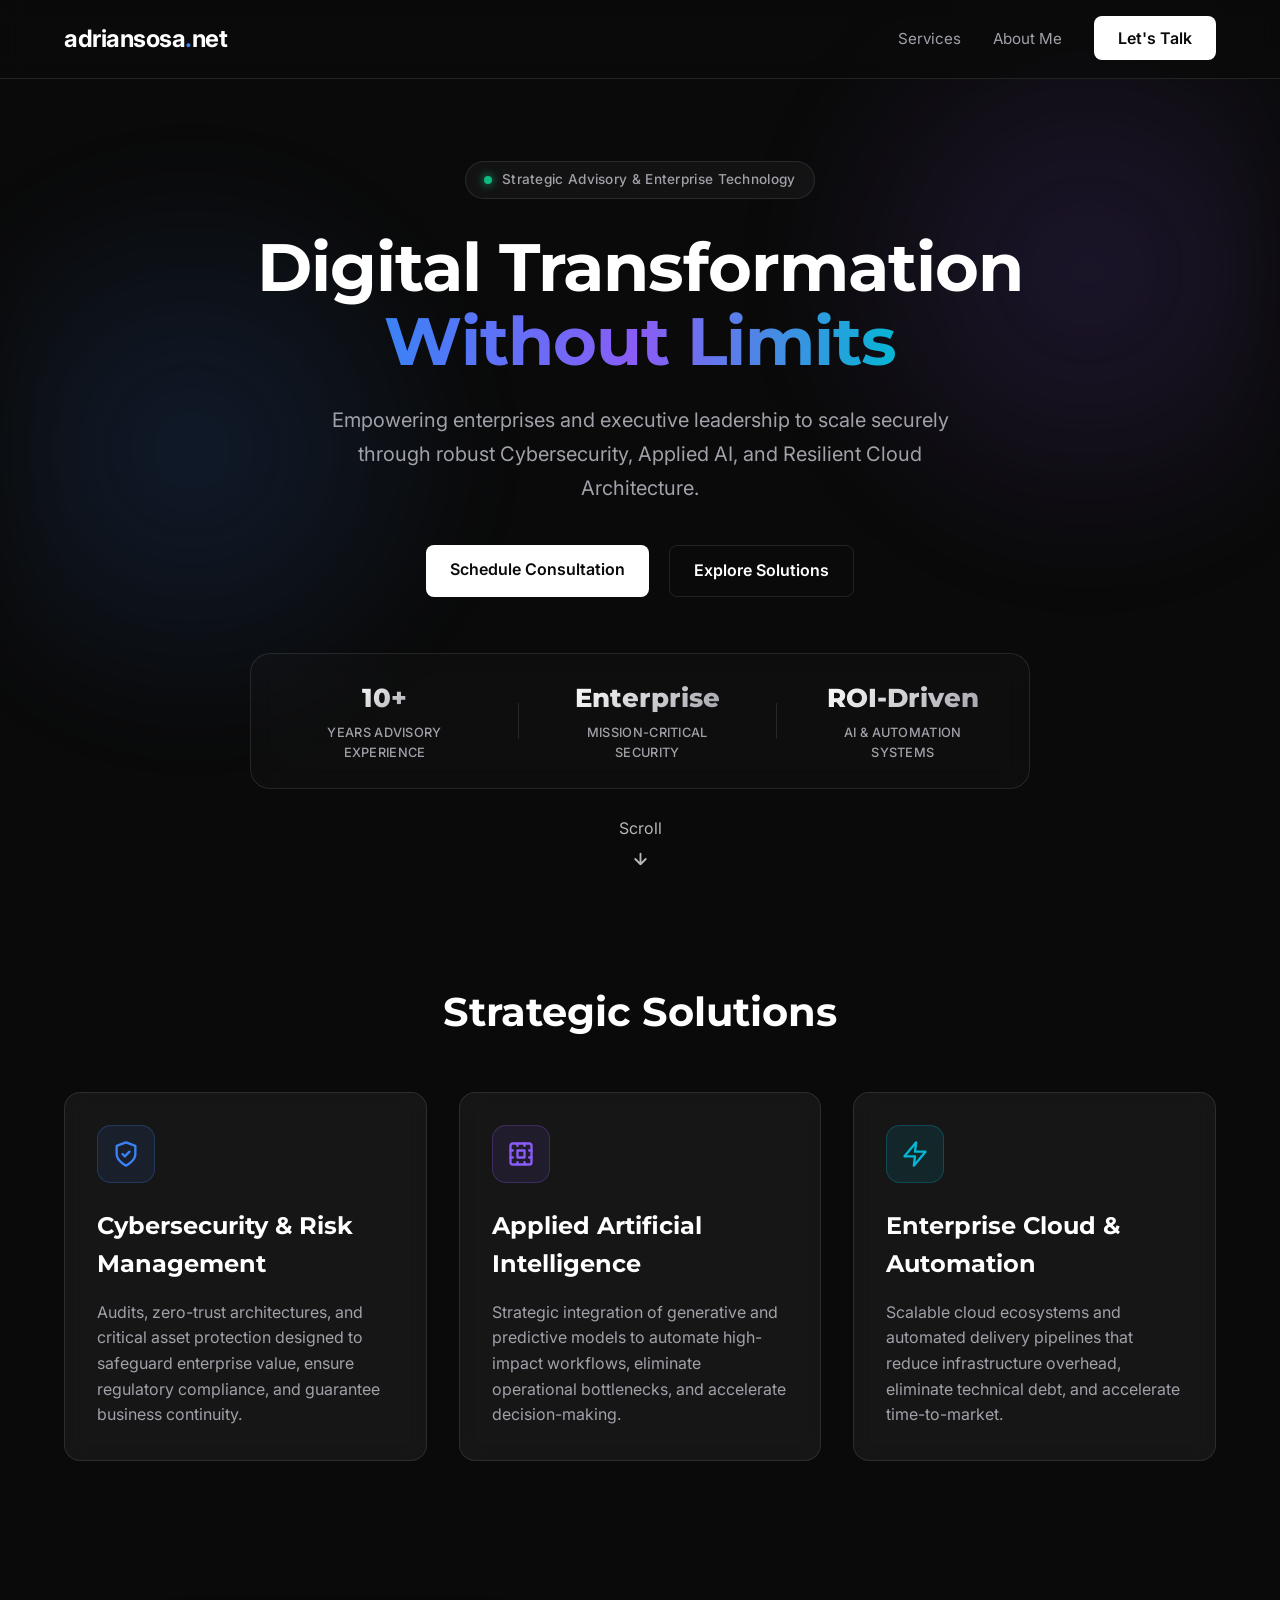
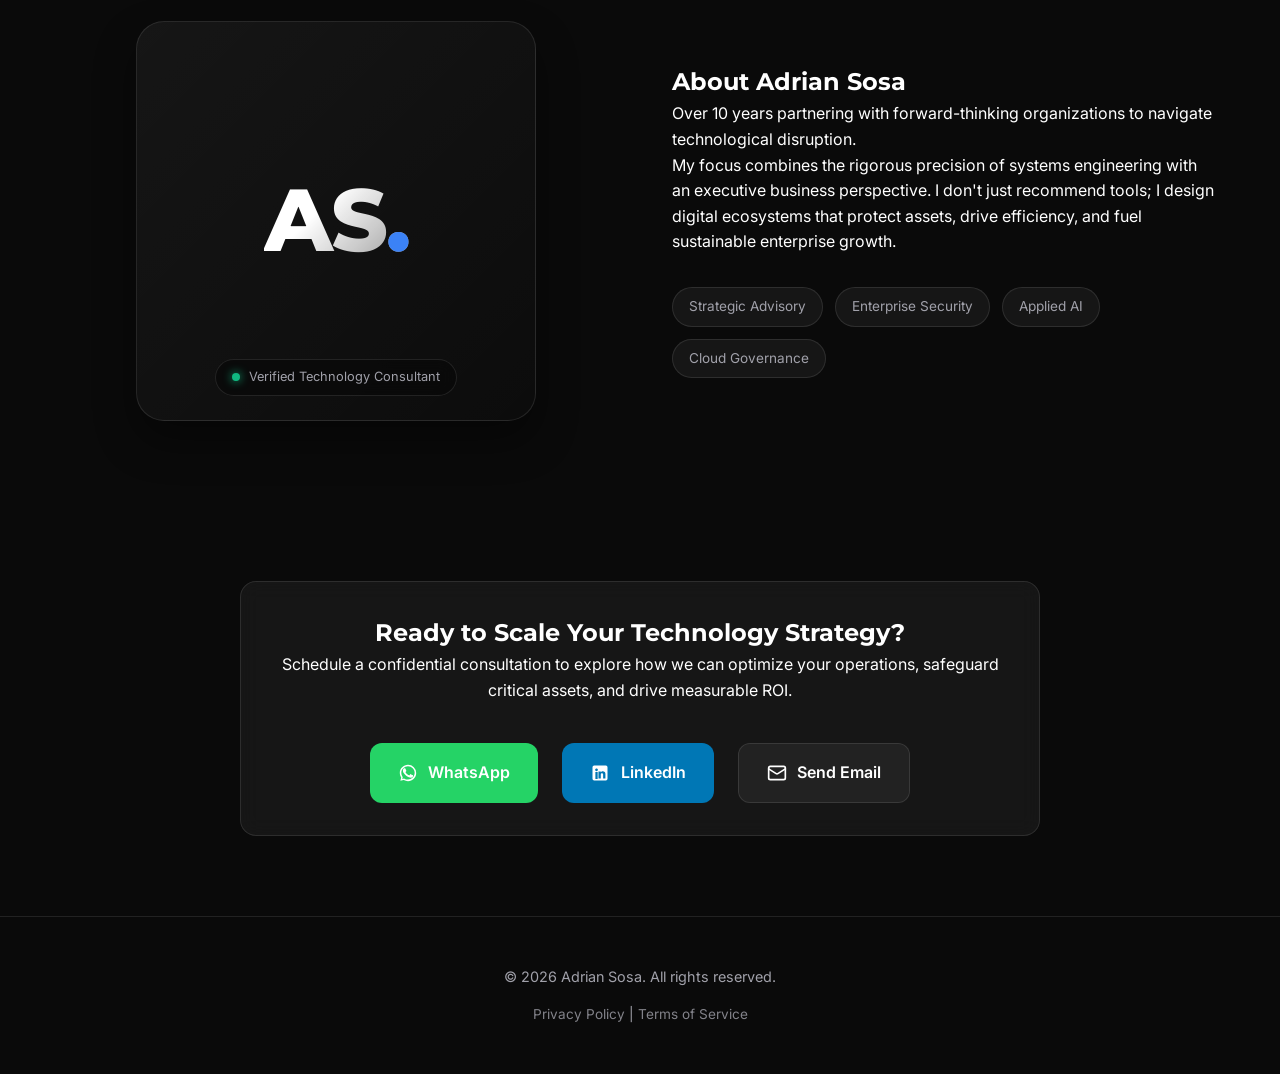
<file: index.html>
<!DOCTYPE html>
<html lang="en">

<head>
    <meta charset="UTF-8">
    <meta name="viewport" content="width=device-width, initial-scale=1.0">
    <title>Adrian Sosa | Technology Consultant & Digital Strategist</title>
    <meta name="description"
        content="Digital strategist and technology consultant. High-impact solutions in Cybersecurity, AI, and Digital Transformation.">
    <meta name="author" content="Adrian Sosa">
    <meta name="robots" content="index, follow">
    <meta name="theme-color" content="#0a0a0a">

    <!-- Canonical URL -->
    <link rel="canonical" href="https://adriansosa.net/">

    <!-- Favicons -->
    <link rel="icon" type="image/svg+xml" href="./favicon.svg">
    <link rel="icon" type="image/png" sizes="32x32" href="./img/favicon-32x32.png">
    <link rel="apple-touch-icon" sizes="180x180" href="./img/apple-touch-icon.png">

    <!-- Open Graph / Facebook / LinkedIn / WhatsApp -->
    <meta property="og:type" content="website">
    <meta property="og:url" content="https://adriansosa.net/">
    <meta property="og:title" content="Adrian Sosa | Technology Consultant & Digital Strategist">
    <meta property="og:description"
        content="High-impact solutions in Cybersecurity, AI, and Digital Transformation. Over 10 years helping companies scale.">
    <meta property="og:image" content="https://adriansosa.net/img/og-card.png">
    <meta property="og:image:width" content="1200">
    <meta property="og:image:height" content="630">
    <meta property="og:site_name" content="Adrian Sosa">
    <meta property="og:locale" content="en_US">

    <!-- Twitter Cards -->
    <meta name="twitter:card" content="summary_large_image">
    <meta property="twitter:domain" content="adriansosa.net">
    <meta property="twitter:url" content="https://adriansosa.net/">
    <meta name="twitter:title" content="Adrian Sosa | Technology Consultant & Digital Strategist">
    <meta name="twitter:description"
        content="High-impact solutions in Cybersecurity, AI, and Digital Transformation. Over 10 years helping companies scale.">
    <meta name="twitter:image" content="https://adriansosa.net/img/og-card.png">

    <!-- Structured Data (JSON-LD) -->
    <script type="application/ld+json">
    {
      "@context": "https://schema.org",
      "@type": "Person",
      "name": "Adrian Sosa",
      "url": "https://adriansosa.net/",
      "image": "https://adriansosa.net/img/og-card.png",
      "jobTitle": "Technology Consultant & Digital Strategist",
      "sameAs": [
        "https://www.linkedin.com/in/adrian-sosa-medellin"
      ],
      "knowsAbout": [
        "Cybersecurity",
        "Artificial Intelligence",
        "Digital Transformation",
        "Cloud Architecture",
        "DevSecOps & Automation"
      ],
      "description": "Technology consultant and digital strategist specializing in Cybersecurity, AI, and Automation."
    }
    </script>

    <!-- Fonts -->
    <link rel="preconnect" href="https://fonts.googleapis.com">
    <link rel="preconnect" href="https://fonts.gstatic.com" crossorigin>
    <link
        href="https://fonts.googleapis.com/css2?family=Inter:wght@300;400;500;600;700&family=Montserrat:wght@700;800&display=swap"
        rel="stylesheet">

    <!-- Styles -->
    <link rel="stylesheet" href="./css/style.css?v=2.0">
</head>

<body>

    <!-- Background Elements -->
    <div class="mesh-gradient-bg"></div>

    <!-- Navigation -->
    <nav class="navbar">
        <div class="container nav-container">
            <a href="#" class="logo">adriansosa<span class="dot">.</span>net</a>
            <button class="menu-toggle" id="mobile-menu" aria-label="Toggle navigation menu" aria-expanded="false">
                <span class="bar"></span>
                <span class="bar"></span>
                <span class="bar"></span>
            </button>
            <ul class="nav-menu">
                <li><a href="#services" class="nav-link">Services</a></li>
                <li><a href="#about" class="nav-link">About Me</a></li>
                <li><a href="#contact" class="nav-link btn-primary">Let's Talk</a></li>
            </ul>
        </div>
    </nav>

    <!-- Hero Section -->
    <section class="hero" id="home">
        <div class="container hero-container">
            <div class="hero-content">
                <div class="hero-badge fade-in-up">
                    <span class="pulse-indicator"></span> Strategic Advisory & Enterprise Technology
                </div>
                <h1 class="fade-in-up">Digital Transformation <br> <span class="gradient-text">Without Limits</span>
                </h1>
                <p class="hero-subtitle fade-in-up delay-1">Empowering enterprises and executive leadership to scale securely through robust Cybersecurity, Applied AI, and Resilient Cloud Architecture.</p>
                <div class="hero-cta fade-in-up delay-2">
                    <a href="#contact" class="btn-primary">Schedule Consultation</a>
                    <a href="#services" class="btn-secondary">Explore Solutions</a>
                </div>
                <div class="hero-stats fade-in-up delay-2">
                    <div class="stat-item">
                        <span class="stat-number">10+</span>
                        <span class="stat-label">Years Advisory Experience</span>
                    </div>
                    <div class="stat-divider"></div>
                    <div class="stat-item">
                        <span class="stat-number">Enterprise</span>
                        <span class="stat-label">Mission-Critical Security</span>
                    </div>
                    <div class="stat-divider"></div>
                    <div class="stat-item">
                        <span class="stat-number">ROI-Driven</span>
                        <span class="stat-label">AI & Automation Systems</span>
                    </div>
                </div>
            </div>
        </div>
        <div class="scroll-down">
            <span>Scroll</span>
            <svg class="arrow" width="18" height="18" viewBox="0 0 24 24" fill="none" stroke="currentColor" stroke-width="2.5" stroke-linecap="round" stroke-linejoin="round" aria-hidden="true">
                <path d="M12 5v14M19 12l-7 7-7-7"/>
            </svg>
        </div>
    </section>

    <!-- Services Section -->
    <section class="services" id="services">
        <div class="container">
            <h2 class="section-title fade-in-on-scroll">Strategic Solutions</h2>
            <div class="services-grid">
                <!-- Service 1 -->
                <div class="card glass fade-in-on-scroll">
                    <div class="card-icon-wrapper">
                        <svg class="service-icon" viewBox="0 0 24 24" fill="none" stroke="currentColor" stroke-width="2" stroke-linecap="round" stroke-linejoin="round" aria-hidden="true">
                            <path d="M12 22s8-4 8-10V5l-8-3-8 3v7c0 6 8 10 8 10z"/>
                            <path d="m9 12 2 2 4-4"/>
                        </svg>
                    </div>
                    <h3>Cybersecurity & Risk Management</h3>
                    <p>Audits, zero-trust architectures, and critical asset protection designed to safeguard enterprise value, ensure regulatory compliance, and guarantee business continuity.</p>
                </div>
                <!-- Service 2 -->
                <div class="card glass fade-in-on-scroll delay-1">
                    <div class="card-icon-wrapper">
                        <svg class="service-icon" viewBox="0 0 24 24" fill="none" stroke="currentColor" stroke-width="2" stroke-linecap="round" stroke-linejoin="round" aria-hidden="true">
                            <rect width="18" height="18" x="3" y="3" rx="2"/>
                            <path d="M9 9h6v6H9z"/>
                            <path d="M3 9h2M3 15h2M21 9h-2M21 15h-2M9 3v2M15 3v2M9 21v-2M15 21v-2"/>
                        </svg>
                    </div>
                    <h3>Applied Artificial Intelligence</h3>
                    <p>Strategic integration of generative and predictive models to automate high-impact workflows, eliminate operational bottlenecks, and accelerate decision-making.</p>
                </div>
                <!-- Service 3 -->
                <div class="card glass fade-in-on-scroll delay-2">
                    <div class="card-icon-wrapper">
                        <svg class="service-icon" viewBox="0 0 24 24" fill="none" stroke="currentColor" stroke-width="2" stroke-linecap="round" stroke-linejoin="round" aria-hidden="true">
                            <path d="M13 2 3 14h9l-1 8 10-12h-9l1-8z"/>
                        </svg>
                    </div>
                    <h3>Enterprise Cloud & Automation</h3>
                    <p>Scalable cloud ecosystems and automated delivery pipelines that reduce infrastructure overhead, eliminate technical debt, and accelerate time-to-market.</p>
                </div>
            </div>
        </div>
    </section>

    <!-- About Section -->
    <section class="about" id="about">
        <div class="container about-container">
            <div class="about-visual fade-in-on-scroll">
                <div class="avatar-card">
                    <div class="avatar-monogram">
                        AS<span class="avatar-dot">.</span>
                    </div>
                    <div class="avatar-badge">
                        <span class="pulse-indicator"></span> Verified Technology Consultant
                    </div>
                </div>
            </div>
            <div class="about-text fade-in-on-scroll">
                <h2>About Adrian Sosa</h2>
                <p>Over 10 years partnering with forward-thinking organizations to navigate technological disruption.</p>
                <p>My focus combines the rigorous precision of systems engineering with an executive business perspective. I don't just recommend tools; I design digital ecosystems that protect assets, drive efficiency, and fuel sustainable enterprise growth.</p>
                <div class="skills-list">
                    <span class="pill">Strategic Advisory</span>
                    <span class="pill">Enterprise Security</span>
                    <span class="pill">Applied AI</span>
                    <span class="pill">Cloud Governance</span>
                </div>
            </div>
        </div>
    </section>

    <!-- Contact Section -->
    <section class="contact" id="contact">
        <div class="container contact-container glass fade-in-on-scroll">
            <h2>Ready to Scale Your Technology Strategy?</h2>
            <p>Schedule a confidential consultation to explore how we can optimize your operations, safeguard critical assets, and drive measurable ROI.</p>
            <div class="contact-actions">
                <a href="https://wa.me/525655702214?text=Hi%20Adrian,%20I'd%20like%20to%20inquire%20about%20your%20consulting%20services." target="_blank" rel="noopener noreferrer" class="btn-whatsapp">
                    <svg class="btn-icon" viewBox="0 0 24 24" fill="currentColor" aria-hidden="true">
                        <path d="M17.472 14.382c-.301-.15-1.78-.878-2.056-.979-.275-.101-.475-.15-.675.15-.2.301-.775.979-.95 1.18-.175.201-.351.226-.651.076-.3-.15-1.267-.467-2.414-1.488-.893-.796-1.496-1.78-1.672-2.08-.175-.3-.019-.462.131-.611.136-.134.301-.35.451-.525.15-.176.2-.301.301-.502.1-.2.05-.376-.025-.526-.075-.15-.675-1.628-.925-2.23-.243-.587-.49-.508-.675-.517l-.575-.01c-.2 0-.526.075-.801.376-.275.301-1.05 1.028-1.05 2.507 0 1.48 1.077 2.909 1.227 3.11.15.201 2.12 3.238 5.137 4.542.717.31 1.278.496 1.714.635.72.23 1.376.198 1.895.12.578-.088 1.78-.728 2.03-1.431.25-.702.25-1.304.175-1.43-.075-.127-.275-.202-.576-.352zM12 21.84c-1.77 0-3.51-.462-5.045-1.338l-.362-.215-3.75.984.999-3.655-.236-.376A9.783 9.783 0 012.16 12C2.16 6.575 6.575 2.16 12 2.16c2.632 0 5.107 1.026 6.969 2.888A9.794 9.794 0 0121.84 12c0 5.425-4.415 9.84-9.84 9.84zm0-17.84c-4.411 0-8 3.589-8 8 0 1.52.427 2.993 1.235 4.269l.487.766-.612 2.241 2.295-.602.743.441A7.95 7.95 0 0012 19.84c4.411 0 8-3.589 8-8s-3.589-8-8-8z"/>
                    </svg>
                    <span>WhatsApp</span>
                </a>
                <a href="https://www.linkedin.com/in/adrian-sosa-medellin" target="_blank" rel="noopener noreferrer" class="btn-linkedin">
                    <svg class="btn-icon" viewBox="0 0 24 24" fill="currentColor" aria-hidden="true">
                        <path d="M19 3a2 2 0 0 1 2 2v14a2 2 0 0 1-2 2H5a2 2 0 0 1-2-2V5a2 2 0 0 1 2-2h14m-.5 15.5v-5.3a3.26 3.26 0 0 0-3.26-3.26c-.85 0-1.84.52-2.28 1.3v-1.11h-2.79v8.37h2.79v-4.93c0-.77.62-1.4 1.39-1.4a1.4 1.4 0 0 1 1.4 1.4v4.93h2.75M6.46 10.9v8.37H9.2V10.9H6.46M7.83 6.45c-.92 0-1.66.74-1.66 1.66 0 .92.74 1.66 1.66 1.66.92 0 1.66-.74 1.66-1.66 0-.92-.74-1.66-1.66-1.66z"/>
                    </svg>
                    <span>LinkedIn</span>
                </a>
                <a href="mailto:contact@adriansosa.net" class="btn-email">
                    <svg class="btn-icon" viewBox="0 0 24 24" fill="none" stroke="currentColor" stroke-width="2" stroke-linecap="round" stroke-linejoin="round" aria-hidden="true">
                        <rect width="20" height="16" x="2" y="4" rx="2"/>
                        <path d="m22 7-8.97 5.7a1.94 1.94 0 0 1-2.06 0L2 7"/>
                    </svg>
                    <span>Send Email</span>
                </a>
            </div>
        </div>
    </section>

    <!-- Footer -->
    <footer>
        <div class="container footer-content">
            <p>&copy; 2026 Adrian Sosa. All rights reserved.</p>
            <div class="footer-links">
                <a href="privacy.html">Privacy Policy</a> |
                <a href="terms.html">Terms of Service</a>
            </div>
        </div>
    </footer>

    <!-- Scripts -->
    <script src="./js/script.js"></script>
</body>

</html>
</file>
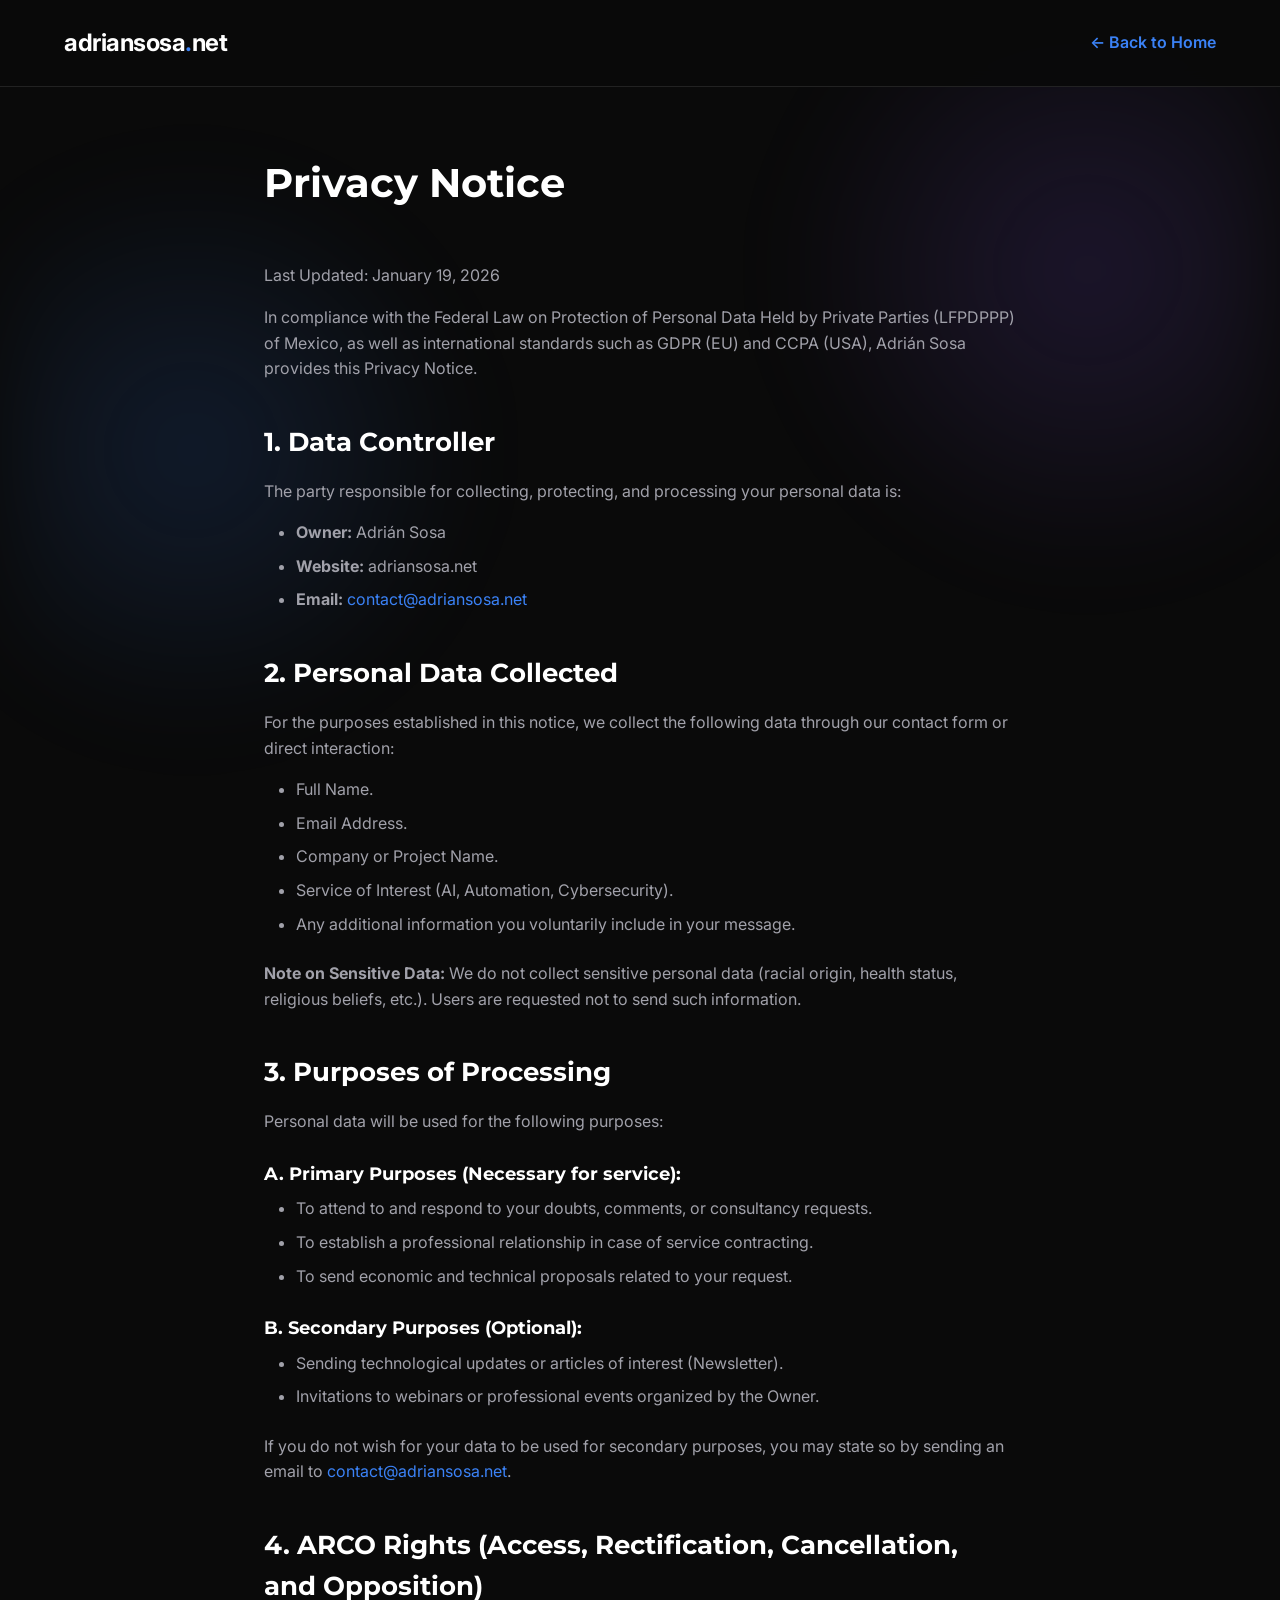
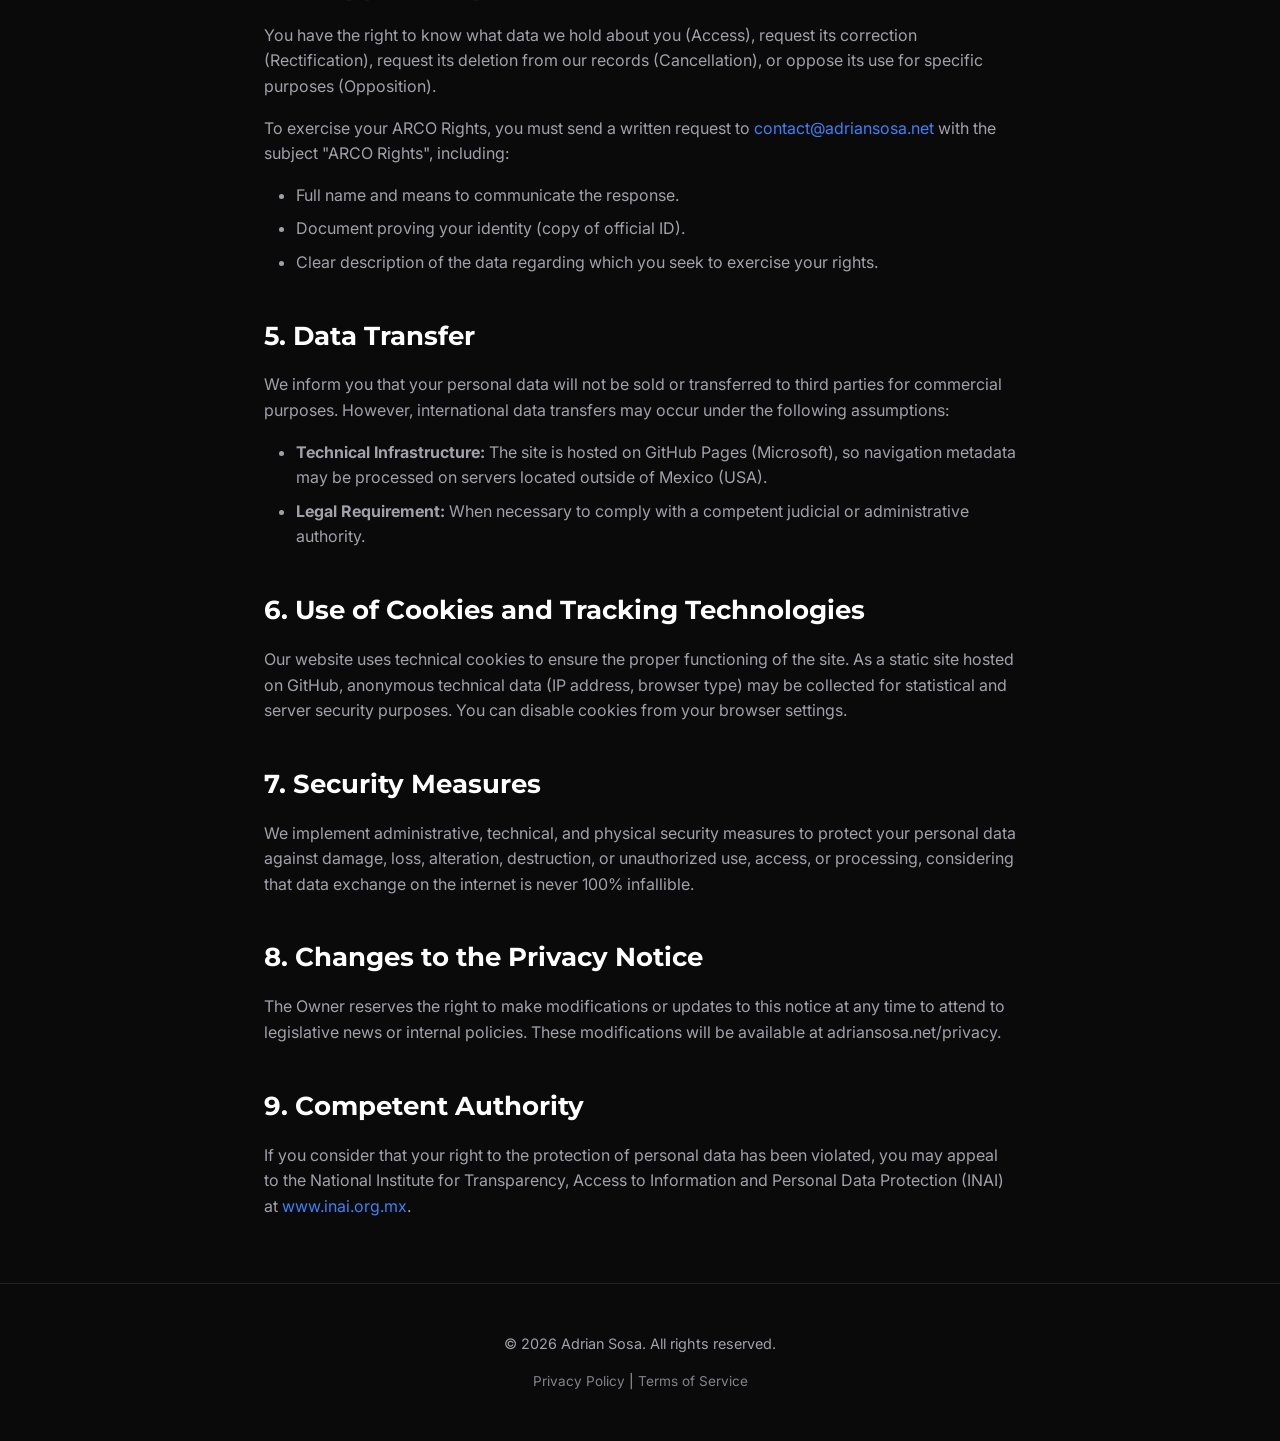
<file: privacy.html>
<!DOCTYPE html>
<html lang="en">

<head>
    <meta charset="UTF-8">
    <meta name="viewport" content="width=device-width, initial-scale=1.0">
    <title>Privacy Policy | Adrian Sosa</title>
    <meta name="description" content="Privacy Notice and personal data protection policy for Adrian Sosa - adriansosa.net">
    <meta name="robots" content="index, follow">
    <meta name="theme-color" content="#0a0a0a">

    <!-- Canonical URL -->
    <link rel="canonical" href="https://adriansosa.net/privacy.html">

    <!-- Favicons -->
    <link rel="icon" type="image/svg+xml" href="./favicon.svg">
    <link rel="icon" type="image/png" sizes="32x32" href="./img/favicon-32x32.png">
    <link rel="apple-touch-icon" sizes="180x180" href="./img/apple-touch-icon.png">

    <!-- Fonts -->
    <link rel="preconnect" href="https://fonts.googleapis.com">
    <link rel="preconnect" href="https://fonts.gstatic.com" crossorigin>
    <link
        href="https://fonts.googleapis.com/css2?family=Inter:wght@300;400;500;600;700&family=Montserrat:wght@700;800&display=swap"
        rel="stylesheet">

    <!-- Styles -->
    <link rel="stylesheet" href="./css/style.css?v=2.0">
</head>

<body>
    <div class="mesh-gradient-bg"></div>

    <header class="page-header">
        <div class="container nav-container">
            <a href="index.html" class="logo">adriansosa<span class="dot">.</span>net</a>
            <a href="index.html" class="back-link">← Back to Home</a>
        </div>
    </header>

    <main class="page-content policy-text">
        <h1 class="section-title" style="text-align: left;">Privacy Notice</h1>
        <p>Last Updated: January 19, 2026</p>
        <p>In compliance with the Federal Law on Protection of Personal Data Held by Private Parties (LFPDPPP) of
            Mexico, as well as international standards such as GDPR (EU) and CCPA (USA), Adrián Sosa provides this
            Privacy Notice.</p>

        <h2>1. Data Controller</h2>
        <p>The party responsible for collecting, protecting, and processing your personal data is:</p>
        <ul>
            <li><strong>Owner:</strong> Adrián Sosa</li>
            <li><strong>Website:</strong> adriansosa.net</li>
            <li><strong>Email:</strong> <a href="mailto:contact@adriansosa.net"
                    style="color: var(--accent-primary);">contact@adriansosa.net</a></li>
        </ul>

        <h2>2. Personal Data Collected</h2>
        <p>For the purposes established in this notice, we collect the following data through our contact form or direct
            interaction:</p>
        <ul>
            <li>Full Name.</li>
            <li>Email Address.</li>
            <li>Company or Project Name.</li>
            <li>Service of Interest (AI, Automation, Cybersecurity).</li>
            <li>Any additional information you voluntarily include in your message.</li>
        </ul>
        <p><strong>Note on Sensitive Data:</strong> We do not collect sensitive personal data (racial origin, health
            status, religious beliefs, etc.). Users are requested not to send such information.</p>

        <h2>3. Purposes of Processing</h2>
        <p>Personal data will be used for the following purposes:</p>

        <h3>A. Primary Purposes (Necessary for service):</h3>
        <ul>
            <li>To attend to and respond to your doubts, comments, or consultancy requests.</li>
            <li>To establish a professional relationship in case of service contracting.</li>
            <li>To send economic and technical proposals related to your request.</li>
        </ul>

        <h3>B. Secondary Purposes (Optional):</h3>
        <ul>
            <li>Sending technological updates or articles of interest (Newsletter).</li>
            <li>Invitations to webinars or professional events organized by the Owner.</li>
        </ul>
        <p>If you do not wish for your data to be used for secondary purposes, you may state so by sending an email to
            <a href="mailto:contact@adriansosa.net" style="color: var(--accent-primary);">contact@adriansosa.net</a>.
        </p>

        <h2>4. ARCO Rights (Access, Rectification, Cancellation, and Opposition)</h2>
        <p>You have the right to know what data we hold about you (Access), request its correction (Rectification),
            request its deletion from our records (Cancellation), or oppose its use for specific purposes (Opposition).
        </p>
        <p>To exercise your ARCO Rights, you must send a written request to <a href="mailto:contact@adriansosa.net"
                style="color: var(--accent-primary);">contact@adriansosa.net</a> with the subject "ARCO Rights",
            including:</p>
        <ul>
            <li>Full name and means to communicate the response.</li>
            <li>Document proving your identity (copy of official ID).</li>
            <li>Clear description of the data regarding which you seek to exercise your rights.</li>
        </ul>

        <h2>5. Data Transfer</h2>
        <p>We inform you that your personal data will not be sold or transferred to third parties for commercial
            purposes. However, international data transfers may occur under the following assumptions:</p>
        <ul>
            <li><strong>Technical Infrastructure:</strong> The site is hosted on GitHub Pages (Microsoft), so navigation
                metadata may be processed on servers located outside of Mexico (USA).</li>
            <li><strong>Legal Requirement:</strong> When necessary to comply with a competent judicial or administrative
                authority.</li>
        </ul>

        <h2>6. Use of Cookies and Tracking Technologies</h2>
        <p>Our website uses technical cookies to ensure the proper functioning of the site. As a static site hosted on
            GitHub, anonymous technical data (IP address, browser type) may be collected for statistical and server
            security purposes. You can disable cookies from your browser settings.</p>

        <h2>7. Security Measures</h2>
        <p>We implement administrative, technical, and physical security measures to protect your personal data against
            damage, loss, alteration, destruction, or unauthorized use, access, or processing, considering that data
            exchange on the internet is never 100% infallible.</p>

        <h2>8. Changes to the Privacy Notice</h2>
        <p>The Owner reserves the right to make modifications or updates to this notice at any time to attend to
            legislative news or internal policies. These modifications will be available at adriansosa.net/privacy.</p>

        <h2>9. Competent Authority</h2>
        <p>If you consider that your right to the protection of personal data has been violated, you may appeal to the
            National Institute for Transparency, Access to Information and Personal Data Protection (INAI) at <a
                href="https://www.inai.org.mx" target="_blank" rel="noopener noreferrer"
                style="color: var(--accent-primary);">www.inai.org.mx</a>.</p>
    </main>

    <footer>
        <div class="container footer-content">
            <p>&copy; 2026 Adrian Sosa. All rights reserved.</p>
            <div class="footer-links">
                <a href="privacy.html">Privacy Policy</a> |
                <a href="terms.html">Terms of Service</a>
            </div>
        </div>
    </footer>
</body>

</html>
</file>
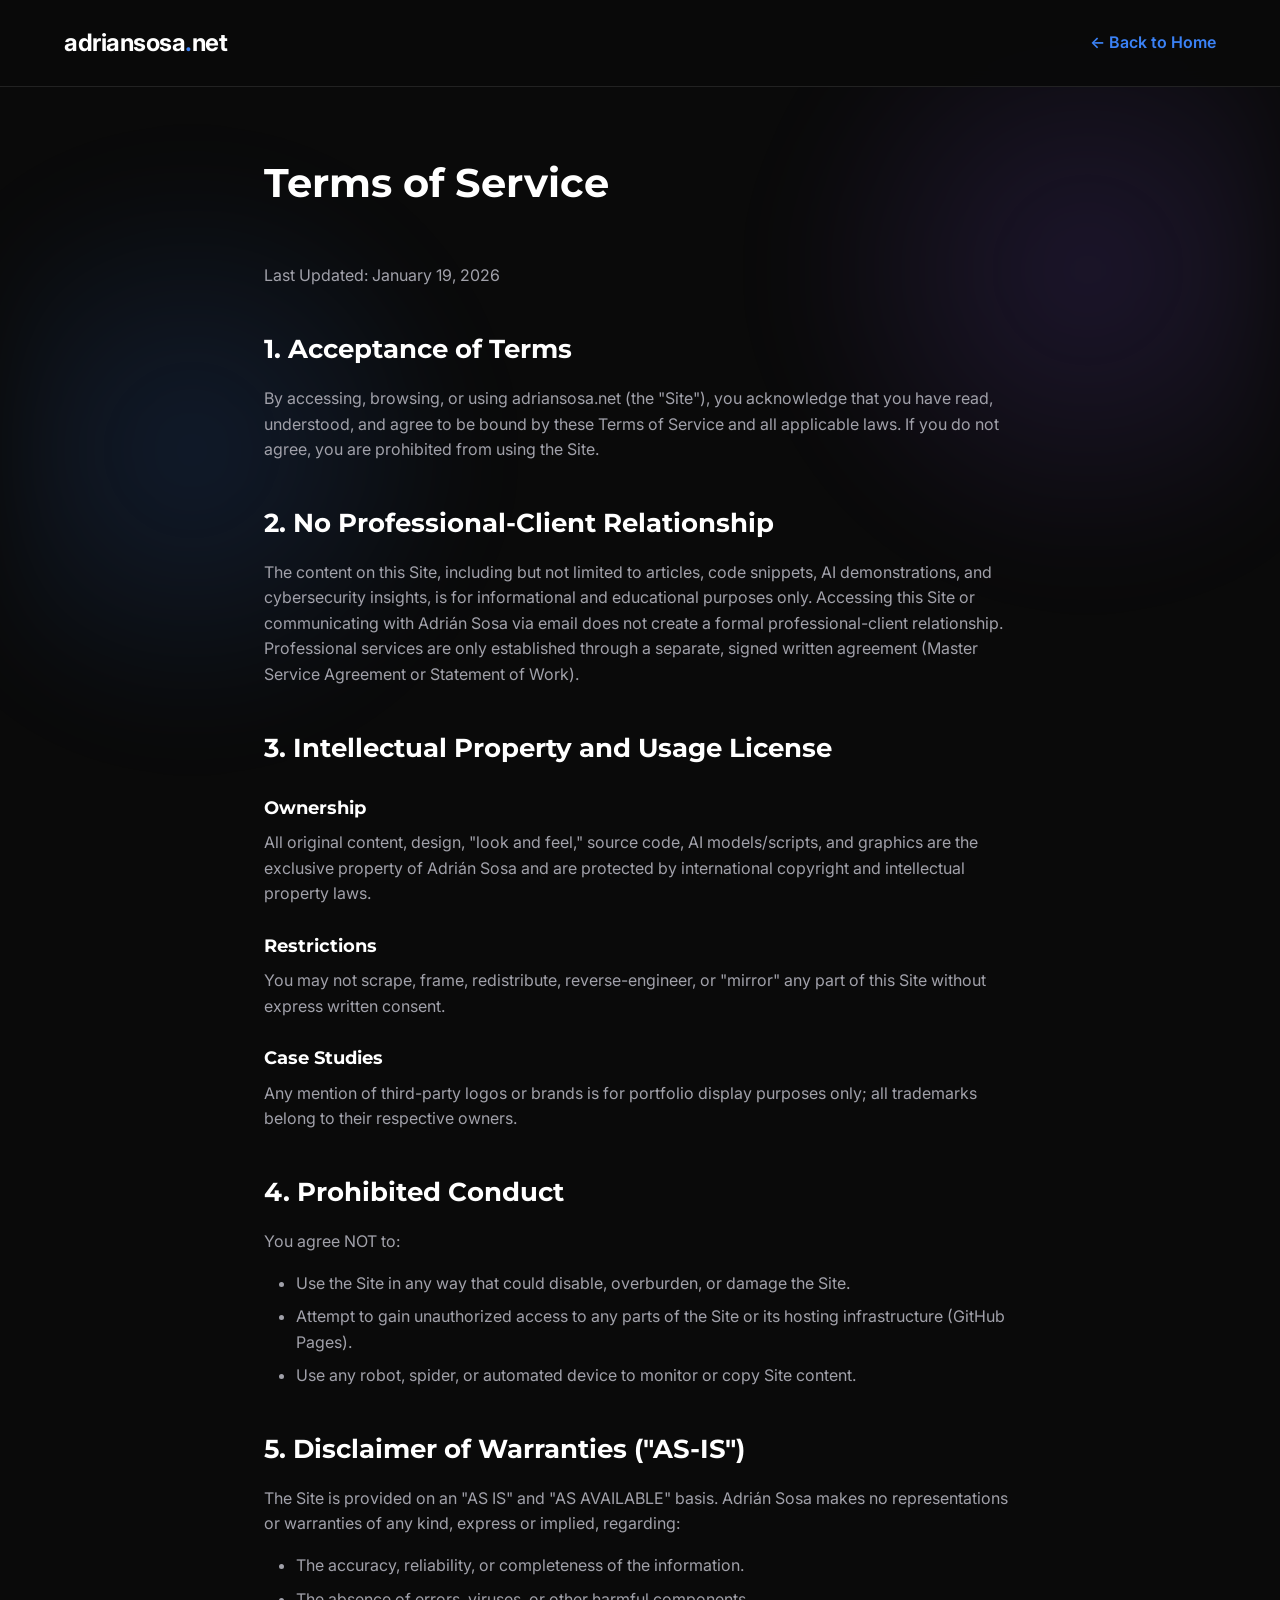
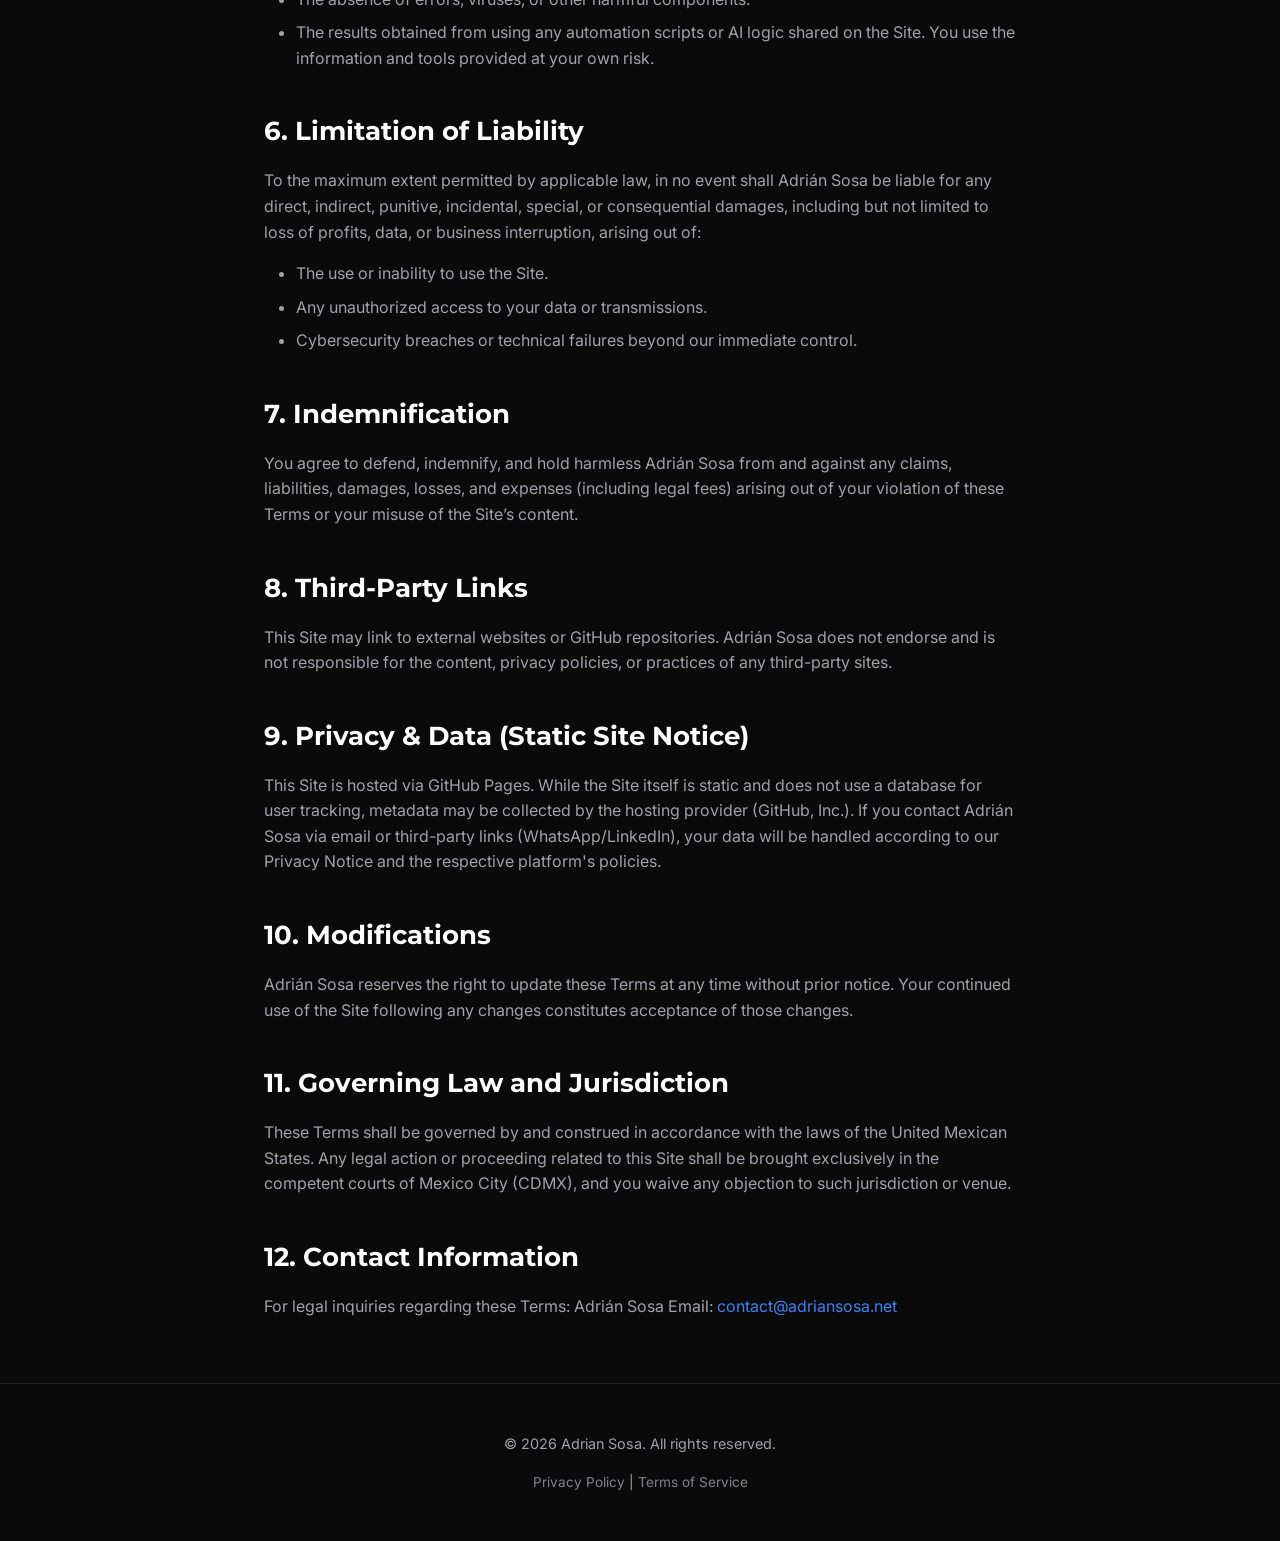
<file: terms.html>
<!DOCTYPE html>
<html lang="en">

<head>
    <meta charset="UTF-8">
    <meta name="viewport" content="width=device-width, initial-scale=1.0">
    <title>Terms of Service | Adrian Sosa</title>
    <meta name="description" content="Terms of Service and legal conditions for Adrian Sosa - adriansosa.net">
    <meta name="robots" content="index, follow">
    <meta name="theme-color" content="#0a0a0a">

    <!-- Canonical URL -->
    <link rel="canonical" href="https://adriansosa.net/terms.html">

    <!-- Favicons -->
    <link rel="icon" type="image/svg+xml" href="./favicon.svg">
    <link rel="icon" type="image/png" sizes="32x32" href="./img/favicon-32x32.png">
    <link rel="apple-touch-icon" sizes="180x180" href="./img/apple-touch-icon.png">

    <!-- Fonts -->
    <link rel="preconnect" href="https://fonts.googleapis.com">
    <link rel="preconnect" href="https://fonts.gstatic.com" crossorigin>
    <link
        href="https://fonts.googleapis.com/css2?family=Inter:wght@300;400;500;600;700&family=Montserrat:wght@700;800&display=swap"
        rel="stylesheet">

    <!-- Styles -->
    <link rel="stylesheet" href="./css/style.css?v=2.0">
</head>

<body>
    <div class="mesh-gradient-bg"></div>

    <header class="page-header">
        <div class="container nav-container">
            <a href="index.html" class="logo">adriansosa<span class="dot">.</span>net</a>
            <a href="index.html" class="back-link">← Back to Home</a>
        </div>
    </header>

    <main class="page-content policy-text">
        <h1 class="section-title" style="text-align: left;">Terms of Service</h1>
        <p>Last Updated: January 19, 2026</p>

        <h2>1. Acceptance of Terms</h2>
        <p>By accessing, browsing, or using adriansosa.net (the "Site"), you acknowledge that you have read, understood,
            and agree to be bound by these Terms of Service and all applicable laws. If you do not agree, you are
            prohibited from using the Site.</p>

        <h2>2. No Professional-Client Relationship</h2>
        <p>The content on this Site, including but not limited to articles, code snippets, AI demonstrations, and
            cybersecurity insights, is for informational and educational purposes only. Accessing this Site or
            communicating with Adrián Sosa via email does not create a formal professional-client relationship.
            Professional services are only established through a separate, signed written agreement (Master Service
            Agreement or Statement of Work).</p>

        <h2>3. Intellectual Property and Usage License</h2>
        <h3>Ownership</h3>
        <p>All original content, design, "look and feel," source code, AI models/scripts, and graphics are the exclusive
            property of Adrián Sosa and are protected by international copyright and intellectual property laws.</p>

        <h3>Restrictions</h3>
        <p>You may not scrape, frame, redistribute, reverse-engineer, or "mirror" any part of this Site without express
            written consent.</p>

        <h3>Case Studies</h3>
        <p>Any mention of third-party logos or brands is for portfolio display purposes only; all trademarks belong to
            their respective owners.</p>

        <h2>4. Prohibited Conduct</h2>
        <p>You agree NOT to:</p>
        <ul>
            <li>Use the Site in any way that could disable, overburden, or damage the Site.</li>
            <li>Attempt to gain unauthorized access to any parts of the Site or its hosting infrastructure (GitHub
                Pages).</li>
            <li>Use any robot, spider, or automated device to monitor or copy Site content.</li>
        </ul>

        <h2>5. Disclaimer of Warranties ("AS-IS")</h2>
        <p>The Site is provided on an "AS IS" and "AS AVAILABLE" basis. Adrián Sosa makes no representations or
            warranties of any kind, express or implied, regarding:</p>
        <ul>
            <li>The accuracy, reliability, or completeness of the information.</li>
            <li>The absence of errors, viruses, or other harmful components.</li>
            <li>The results obtained from using any automation scripts or AI logic shared on the Site. You use the
                information and tools provided at your own risk.</li>
        </ul>

        <h2>6. Limitation of Liability</h2>
        <p>To the maximum extent permitted by applicable law, in no event shall Adrián Sosa be liable for any direct,
            indirect, punitive, incidental, special, or consequential damages, including but not limited to loss of
            profits, data, or business interruption, arising out of:</p>
        <ul>
            <li>The use or inability to use the Site.</li>
            <li>Any unauthorized access to your data or transmissions.</li>
            <li>Cybersecurity breaches or technical failures beyond our immediate control.</li>
        </ul>

        <h2>7. Indemnification</h2>
        <p>You agree to defend, indemnify, and hold harmless Adrián Sosa from and against any claims, liabilities,
            damages, losses, and expenses (including legal fees) arising out of your violation of these Terms or your
            misuse of the Site’s content.</p>

        <h2>8. Third-Party Links</h2>
        <p>This Site may link to external websites or GitHub repositories. Adrián Sosa does not endorse and is not
            responsible for the content, privacy policies, or practices of any third-party sites.</p>

        <h2>9. Privacy & Data (Static Site Notice)</h2>
        <p>This Site is hosted via GitHub Pages. While the Site itself is static and does not use a database for user
            tracking, metadata may be collected by the hosting provider (GitHub, Inc.). If you contact Adrián Sosa via
            email or third-party links (WhatsApp/LinkedIn), your data will be handled according to our Privacy Notice
            and the respective platform's policies.</p>

        <h2>10. Modifications</h2>
        <p>Adrián Sosa reserves the right to update these Terms at any time without prior notice. Your continued use of
            the Site following any changes constitutes acceptance of those changes.</p>

        <h2>11. Governing Law and Jurisdiction</h2>
        <p>These Terms shall be governed by and construed in accordance with the laws of the United Mexican States. Any
            legal action or proceeding related to this Site shall be brought exclusively in the competent courts of
            Mexico City (CDMX), and you waive any objection to such jurisdiction or venue.</p>

        <h2>12. Contact Information</h2>
        <p>For legal inquiries regarding these Terms: Adrián Sosa Email: <a href="mailto:contact@adriansosa.net"
                style="color: var(--accent-primary);">contact@adriansosa.net</a></p>
    </main>

    <footer>
        <div class="container footer-content">
            <p>&copy; 2026 Adrian Sosa. All rights reserved.</p>
            <div class="footer-links">
                <a href="privacy.html">Privacy Policy</a> |
                <a href="terms.html">Terms of Service</a>
            </div>
        </div>
    </footer>
</body>

</html>
</file>
<file: css/style.css>
:root {
    /* Color Palette - Premium Dark */
    --bg-dark: #0a0a0a;
    --text-primary: #ffffff;
    --text-secondary: #a1a1aa;
    --accent-primary: #3b82f6;
    /* Blue */
    --accent-secondary: #8b5cf6;
    /* Purple */
    --accent-cyan: #06b6d4;

    /* Glassmorphism */
    --glass-bg: rgba(255, 255, 255, 0.05);
    --glass-border: rgba(255, 255, 255, 0.1);
    --glass-blur: 10px;

    /* Spacing */
    --container-width: 1200px;
    --section-gap: 5rem;
}

* {
    margin: 0;
    padding: 0;
    box-sizing: border-box;
}

html {
    scroll-behavior: smooth;
}

body {
    font-family: 'Inter', sans-serif;
    background-color: var(--bg-dark);
    color: var(--text-primary);
    line-height: 1.6;
    overflow-x: hidden;
}

h1,
h2,
h3 {
    font-family: 'Montserrat', sans-serif;
    font-weight: 700;
}

a {
    text-decoration: none;
    color: inherit;
    transition: all 0.3s ease;
}

.container {
    max-width: var(--container-width);
    margin: 0 auto;
    padding: 0 1.5rem;
}

/* Background Mesh Gradient */
.mesh-gradient-bg {
    position: fixed;
    top: 0;
    left: 0;
    width: 100vw;
    height: 100vh;
    z-index: -1;
    background: radial-gradient(circle at 15% 50%, rgba(59, 130, 246, 0.15), transparent 25%),
        radial-gradient(circle at 85% 30%, rgba(139, 92, 246, 0.15), transparent 25%);
    filter: blur(40px);
}

/* Navigation */
.navbar {
    position: fixed;
    top: 0;
    width: 100%;
    z-index: 1000;
    padding: 1.25rem 0;
    background: rgba(10, 10, 10, 0.8);
    backdrop-filter: blur(10px);
    border-bottom: 1px solid var(--glass-border);
    transition: background 0.3s ease, box-shadow 0.3s ease, padding 0.3s ease;
}

.navbar.scrolled {
    background: rgba(10, 10, 10, 0.95);
    box-shadow: 0 4px 30px rgba(0, 0, 0, 0.5);
    padding: 0.85rem 0;
}

.nav-container {
    display: flex;
    justify-content: space-between;
    align-items: center;
}

.logo {
    font-size: 1.5rem;
    font-weight: 700;
    letter-spacing: -0.5px;
}

.logo .dot {
    color: var(--accent-primary);
}

.nav-menu {
    display: flex;
    gap: 2rem;
    list-style: none;
    align-items: center;
}

.nav-link {
    font-size: 0.95rem;
    color: var(--text-secondary);
    position: relative;
    transition: color 0.3s ease;
}

.nav-link:hover,
.nav-link.active {
    color: var(--text-primary);
}

/* Mobile Menu */
.menu-toggle {
    display: none;
    cursor: pointer;
    flex-direction: column;
    gap: 5px;
    background: transparent;
    border: none;
    padding: 0.5rem;
    z-index: 1001;
}

.bar {
    width: 25px;
    height: 3px;
    background-color: var(--text-primary);
    transition: transform 0.3s ease, opacity 0.3s ease;
    border-radius: 2px;
}

.menu-toggle.active .bar:nth-child(1) {
    transform: translateY(8px) rotate(45deg);
}

.menu-toggle.active .bar:nth-child(2) {
    opacity: 0;
}

.menu-toggle.active .bar:nth-child(3) {
    transform: translateY(-8px) rotate(-45deg);
}

/* Hero Section (Executive Centered Layout) */
.hero {
    min-height: 100vh;
    display: flex;
    align-items: center;
    justify-content: center;
    position: relative;
    padding-top: 130px;
    padding-bottom: 80px;
    text-align: center;
}

.hero-container {
    max-width: 900px;
    margin: 0 auto;
    display: flex;
    flex-direction: column;
    align-items: center;
}

.hero-content {
    display: flex;
    flex-direction: column;
    align-items: center;
    width: 100%;
}

.hero-badge {
    display: inline-flex;
    align-items: center;
    gap: 0.6rem;
    padding: 0.45rem 1.15rem;
    background: rgba(255, 255, 255, 0.04);
    border: 1px solid var(--glass-border);
    border-radius: 100px;
    font-size: 0.85rem;
    font-weight: 500;
    color: var(--text-secondary);
    margin-bottom: 2rem;
    letter-spacing: 0.3px;
    backdrop-filter: blur(10px);
}

.pulse-indicator {
    width: 8px;
    height: 8px;
    border-radius: 50%;
    background: #10b981;
    box-shadow: 0 0 10px #10b981;
    animation: pulse 2s infinite;
}

@keyframes pulse {
    0%, 100% { opacity: 1; transform: scale(1); }
    50% { opacity: 0.4; transform: scale(1.3); }
}

.hero-content h1 {
    font-size: 4.2rem;
    line-height: 1.1;
    margin-bottom: 1.5rem;
    letter-spacing: -1px;
}

.gradient-text {
    background: linear-gradient(to right, var(--accent-primary), var(--accent-secondary), var(--accent-cyan));
    -webkit-background-clip: text;
    -webkit-text-fill-color: transparent;
    background-clip: text;
}

.hero-subtitle {
    font-size: 1.25rem;
    color: var(--text-secondary);
    max-width: 680px;
    margin: 0 auto 2.5rem;
    line-height: 1.7;
}

.hero-cta {
    display: flex;
    justify-content: center;
    gap: 1.25rem;
    margin-bottom: 3.5rem;
    flex-wrap: wrap;
}

/* Executive Stats Bar */
.hero-stats {
    display: flex;
    align-items: center;
    justify-content: center;
    gap: 2.5rem;
    padding: 1.5rem 2.5rem;
    background: rgba(255, 255, 255, 0.02);
    border: 1px solid var(--glass-border);
    border-radius: 20px;
    backdrop-filter: blur(12px);
    width: 100%;
    max-width: 780px;
}

.stat-item {
    display: flex;
    flex-direction: column;
    align-items: center;
    gap: 0.25rem;
}

.stat-number {
    font-family: 'Montserrat', sans-serif;
    font-size: 1.6rem;
    font-weight: 800;
    color: var(--text-primary);
    background: linear-gradient(135deg, #ffffff, #a1a1aa);
    -webkit-background-clip: text;
    -webkit-text-fill-color: transparent;
    background-clip: text;
}

.stat-label {
    font-size: 0.8rem;
    color: var(--text-secondary);
    letter-spacing: 0.3px;
    text-transform: uppercase;
    font-weight: 500;
}

.stat-divider {
    width: 1px;
    height: 36px;
    background: var(--glass-border);
}

/* Buttons */
.btn-primary,
.btn-secondary {
    padding: 0.75rem 1.5rem;
    border-radius: 8px;
    font-weight: 600;
    font-size: 1rem;
    cursor: pointer;
}

.btn-primary {
    background: var(--text-primary);
    color: var(--bg-dark);
}

.btn-primary:hover {
    transform: translateY(-2px);
    box-shadow: 0 4px 15px rgba(255, 255, 255, 0.15);
}

.btn-secondary {
    background: transparent;
    border: 1px solid var(--glass-border);
    color: var(--text-primary);
}

.btn-secondary:hover {
    background: var(--glass-bg);
}

/* Scroll Indicator */
.scroll-down {
    position: absolute;
    bottom: 2rem;
    left: 50%;
    transform: translateX(-50%);
    display: flex;
    flex-direction: column;
    align-items: center;
    gap: 0.5rem;
    opacity: 0.7;
    animation: bounce 2s infinite;
}

@keyframes bounce {

    0%,
    20%,
    50%,
    80%,
    100% {
        transform: translateX(-50%) translateY(0);
    }

    40% {
        transform: translateX(-50%) translateY(-10px);
    }

    60% {
        transform: translateX(-50%) translateY(-5px);
    }
}

/* Sections */
section {
    padding: var(--section-gap) 0;
}

.section-title {
    font-size: 2.5rem;
    margin-bottom: 3rem;
    text-align: center;
}

/* Glass Card */
.glass {
    background: var(--glass-bg);
    backdrop-filter: blur(var(--glass-blur));
    border: 1px solid var(--glass-border);
    border-radius: 16px;
    padding: 2rem;
}

/* Services Grid */
.services-grid {
    display: grid;
    grid-template-columns: repeat(auto-fit, minmax(300px, 1fr));
    gap: 2rem;
}

.service-card {
    transition: transform 0.3s ease;
}

.card:hover {
    transform: translateY(-10px);
    border-color: rgba(255, 255, 255, 0.2);
    box-shadow: 0 10px 30px rgba(0, 0, 0, 0.2);
}

/* Card Icon Wrapper */
.card-icon-wrapper {
    width: 58px;
    height: 58px;
    border-radius: 14px;
    background: rgba(59, 130, 246, 0.1);
    border: 1px solid rgba(59, 130, 246, 0.25);
    display: flex;
    align-items: center;
    justify-content: center;
    margin-bottom: 1.5rem;
    color: var(--accent-primary);
    transition: all 0.3s ease;
}

.service-icon {
    width: 28px;
    height: 28px;
}

.card:hover .card-icon-wrapper {
    background: rgba(59, 130, 246, 0.2);
    border-color: var(--accent-primary);
    transform: translateY(-2px) scale(1.05);
    box-shadow: 0 0 25px rgba(59, 130, 246, 0.35);
}

.card:nth-child(2) .card-icon-wrapper {
    background: rgba(139, 92, 246, 0.1);
    border-color: rgba(139, 92, 246, 0.25);
    color: var(--accent-secondary);
}

.card:nth-child(2):hover .card-icon-wrapper {
    background: rgba(139, 92, 246, 0.2);
    border-color: var(--accent-secondary);
    box-shadow: 0 0 25px rgba(139, 92, 246, 0.35);
}

.card:nth-child(3) .card-icon-wrapper {
    background: rgba(6, 182, 212, 0.1);
    border-color: rgba(6, 182, 212, 0.25);
    color: var(--accent-cyan);
}

.card:nth-child(3):hover .card-icon-wrapper {
    background: rgba(6, 182, 212, 0.2);
    border-color: var(--accent-cyan);
    box-shadow: 0 0 25px rgba(6, 182, 212, 0.35);
}

.card h3 {
    margin-bottom: 1rem;
    font-size: 1.5rem;
}

.card p {
    color: var(--text-secondary);
}

/* About Section */
.about-container {
    display: grid;
    grid-template-columns: 1fr 1fr;
    gap: 4rem;
    align-items: center;
}

.about-visual {
    width: 100%;
    max-width: 400px;
    margin: 0 auto;
}

.avatar-card {
    aspect-ratio: 1;
    background: linear-gradient(135deg, rgba(255, 255, 255, 0.05), rgba(255, 255, 255, 0.01));
    border: 1px solid var(--glass-border);
    border-radius: 28px;
    display: flex;
    flex-direction: column;
    justify-content: center;
    align-items: center;
    position: relative;
    overflow: hidden;
    box-shadow: 0 20px 40px rgba(0, 0, 0, 0.4);
    transition: transform 0.4s ease, border-color 0.4s ease, box-shadow 0.4s ease;
}

.avatar-card:hover {
    transform: translateY(-5px);
    border-color: rgba(59, 130, 246, 0.4);
    box-shadow: 0 25px 50px rgba(0, 0, 0, 0.5), 0 0 30px rgba(59, 130, 246, 0.15);
}

.avatar-monogram {
    font-family: 'Montserrat', sans-serif;
    font-size: 5.5rem;
    font-weight: 800;
    letter-spacing: -2px;
    background: linear-gradient(135deg, #ffffff 40%, rgba(255, 255, 255, 0.5));
    -webkit-background-clip: text;
    -webkit-text-fill-color: transparent;
    background-clip: text;
    display: flex;
    align-items: baseline;
}

.avatar-dot {
    color: var(--accent-primary);
    -webkit-text-fill-color: var(--accent-primary);
}

.avatar-badge {
    position: absolute;
    bottom: 1.5rem;
    display: inline-flex;
    align-items: center;
    gap: 0.55rem;
    background: rgba(10, 10, 10, 0.85);
    border: 1px solid var(--glass-border);
    padding: 0.45rem 1rem;
    border-radius: 100px;
    font-size: 0.8rem;
    color: var(--text-secondary);
    backdrop-filter: blur(8px);
}

.skills-list {
    display: flex;
    flex-wrap: wrap;
    gap: 0.75rem;
    margin-top: 2rem;
}

.pill {
    padding: 0.5rem 1rem;
    background: var(--glass-bg);
    border: 1px solid var(--glass-border);
    border-radius: 100px;
    font-size: 0.85rem;
    color: var(--text-secondary);
    transition: border-color 0.3s ease, color 0.3s ease;
}

.pill:hover {
    border-color: rgba(255, 255, 255, 0.3);
    color: var(--text-primary);
}

/* Contact Section */
.contact-container {
    text-align: center;
    max-width: 800px;
    margin: 0 auto;
}

.contact-actions {
    display: flex;
    justify-content: center;
    gap: 1.5rem;
    margin-top: 2.5rem;
    flex-wrap: wrap;
}

.btn-whatsapp,
.btn-linkedin,
.btn-email {
    display: inline-flex;
    align-items: center;
    gap: 0.65rem;
    padding: 1rem 1.75rem;
    border-radius: 12px;
    font-weight: 600;
    transition: all 0.3s ease;
}

.btn-icon {
    width: 20px;
    height: 20px;
    flex-shrink: 0;
}

.btn-whatsapp {
    background: #25D366;
    color: #fff;
}

.btn-linkedin {
    background: #0077b5;
    color: #fff;
}

.btn-email {
    background: var(--glass-bg);
    border: 1px solid var(--glass-border);
}

.btn-whatsapp:hover,
.btn-linkedin:hover {
    filter: brightness(1.1);
    transform: translateY(-3px);
}

.btn-email:hover {
    background: var(--text-primary);
    color: #000;
    transform: translateY(-3px);
}

/* Footer */
footer {
    padding: 3rem 0;
    border-top: 1px solid var(--glass-border);
    margin-top: auto;
}

.footer-content {
    text-align: center;
    color: var(--text-secondary);
    font-size: 0.9rem;
}

.hosted-by {
    margin-top: 0.5rem;
    font-size: 0.8rem;
    opacity: 0.6;
}

.footer-links {
    margin-top: 1rem;
    font-size: 0.85rem;
}

.footer-links a {
    color: var(--text-secondary);
    opacity: 0.8;
}

.footer-links a:hover {
    color: var(--accent-primary);
    text-decoration: underline;
}

/* Animations using Classes */
.fade-in-up {
    opacity: 0;
    transform: translateY(30px);
    animation: fadeInUp 0.8s ease forwards;
}

.fade-in-on-scroll {
    opacity: 0;
    transform: translateY(30px);
    transition: opacity 0.6s ease-out, transform 0.6s ease-out;
}

.fade-in-on-scroll.visible {
    opacity: 1;
    transform: translateY(0);
}

.delay-1 {
    animation-delay: 0.2s;
    transition-delay: 0.2s;
}

.delay-2 {
    animation-delay: 0.4s;
    transition-delay: 0.4s;
}

@keyframes fadeInUp {
    to {
        opacity: 1;
        transform: translateY(0);
    }
}

/* Shared Policy Pages (Privacy & Terms) */
.page-header {
    padding: 1.5rem 0;
    background: rgba(10, 10, 10, 0.95);
    position: sticky;
    top: 0;
    z-index: 100;
    border-bottom: 1px solid var(--glass-border);
    backdrop-filter: blur(10px);
}

.page-content {
    max-width: 800px;
    margin: 4rem auto;
    padding: 0 1.5rem;
}

.policy-text h2 {
    margin-top: 2.5rem;
    margin-bottom: 1rem;
    color: var(--text-primary);
    font-size: 1.6rem;
}

.policy-text h3 {
    margin-top: 1.5rem;
    margin-bottom: 0.5rem;
    color: var(--text-primary);
    font-size: 1.15rem;
}

.policy-text p {
    margin-bottom: 1rem;
    color: var(--text-secondary);
}

.policy-text ul {
    margin-bottom: 1.5rem;
    padding-left: 2rem;
    color: var(--text-secondary);
}

.policy-text li {
    margin-bottom: 0.5rem;
}

.back-link {
    font-weight: 600;
    color: var(--accent-primary);
    display: inline-flex;
    align-items: center;
    gap: 0.5rem;
    transition: color 0.2s ease;
}

.back-link:hover {
    color: var(--accent-secondary);
    text-decoration: underline;
}

/* Accessibility & Focus States */
:focus-visible {
    outline: 2px solid var(--accent-primary);
    outline-offset: 3px;
}

/* Responsive */
@media (max-width: 968px) {
    .hero-content h1 {
        font-size: 3.2rem;
    }

    .hero-stats {
        gap: 1.5rem;
        padding: 1.25rem 1.5rem;
    }
}

@media (max-width: 768px) {
    .menu-toggle {
        display: flex;
    }

    .nav-menu {
        position: fixed;
        top: 70px;
        left: -100%;
        width: 100%;
        height: calc(100vh - 70px);
        background: var(--bg-dark);
        flex-direction: column;
        justify-content: center;
        transition: 0.4s;
        border-top: 1px solid var(--glass-border);
    }

    .nav-menu.active {
        left: 0;
    }

    .hero {
        padding-top: 110px;
        padding-bottom: 50px;
    }

    .hero-content h1 {
        font-size: 2.5rem;
    }

    .hero-subtitle {
        font-size: 1.1rem;
        margin-bottom: 2rem;
    }

    .hero-cta {
        flex-direction: column;
        width: 100%;
        max-width: 320px;
        margin-bottom: 2.5rem;
    }

    .hero-stats {
        flex-direction: column;
        gap: 1.25rem;
        padding: 1.5rem 1rem;
    }

    .stat-divider {
        width: 60px;
        height: 1px;
    }

    .about-container {
        grid-template-columns: 1fr;
        gap: 2.5rem;
    }

    .contact-actions {
        flex-direction: column;
        width: 100%;
    }

    .btn-whatsapp,
    .btn-linkedin,
    .btn-email {
        width: 100%;
        justify-content: center;
    }
}

/* Reduced Motion for Accessibility */
@media (prefers-reduced-motion: reduce) {
    *,
    *::before,
    *::after {
        animation-duration: 0.01ms !important;
        animation-iteration-count: 1 !important;
        transition-duration: 0.01ms !important;
        scroll-behavior: auto !important;
    }
}
</file>
